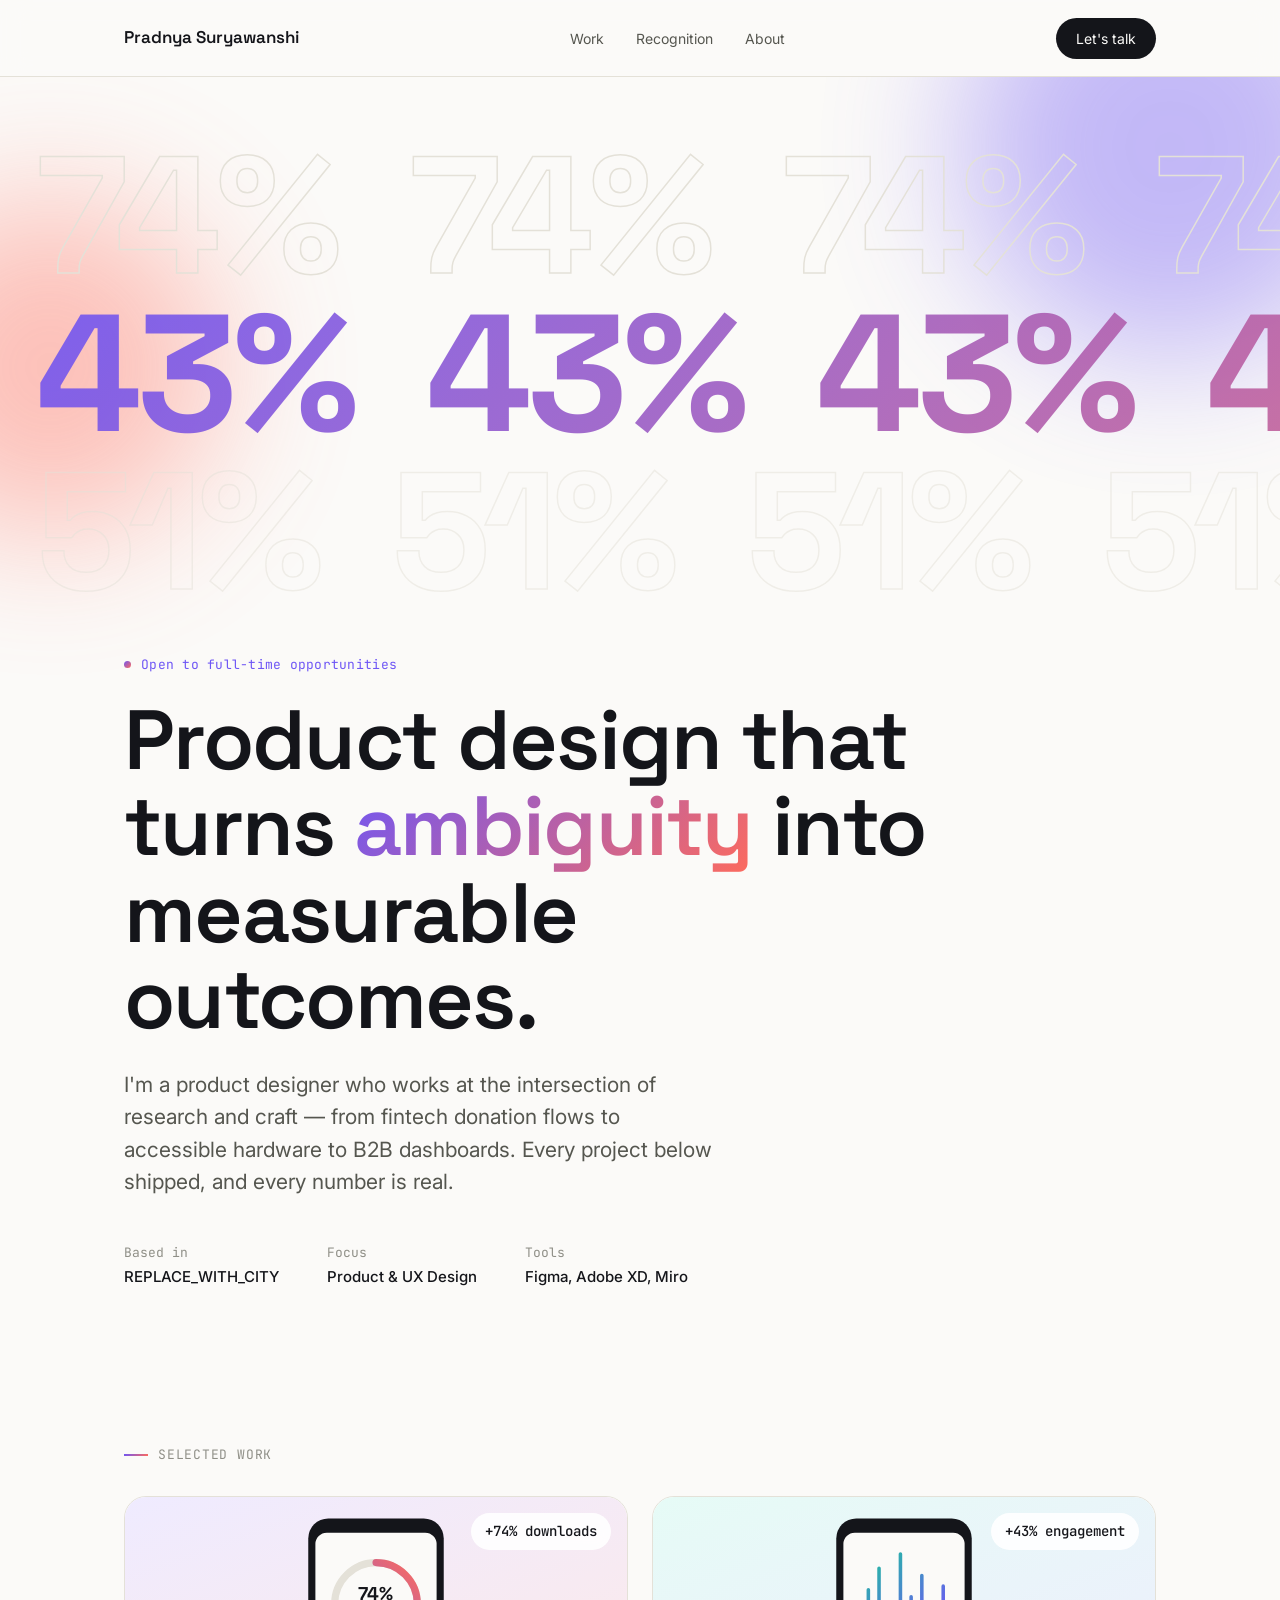
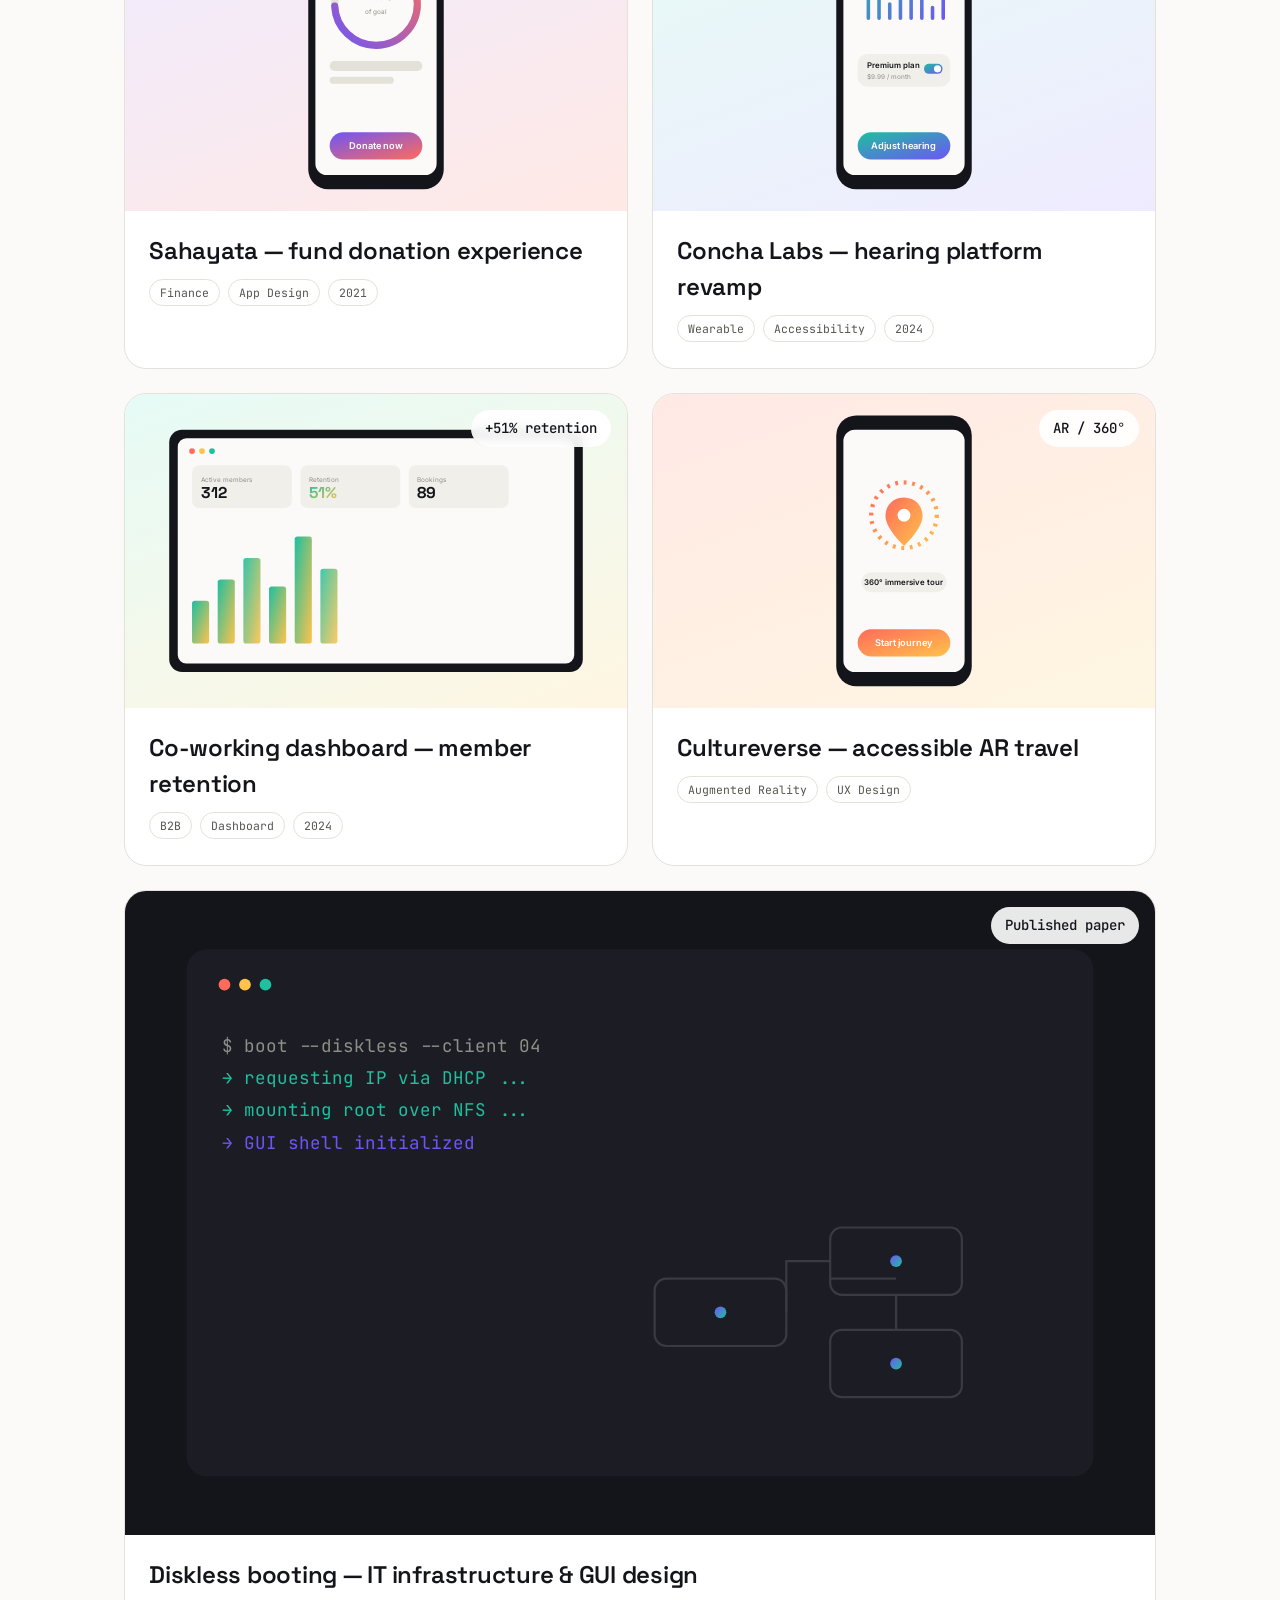
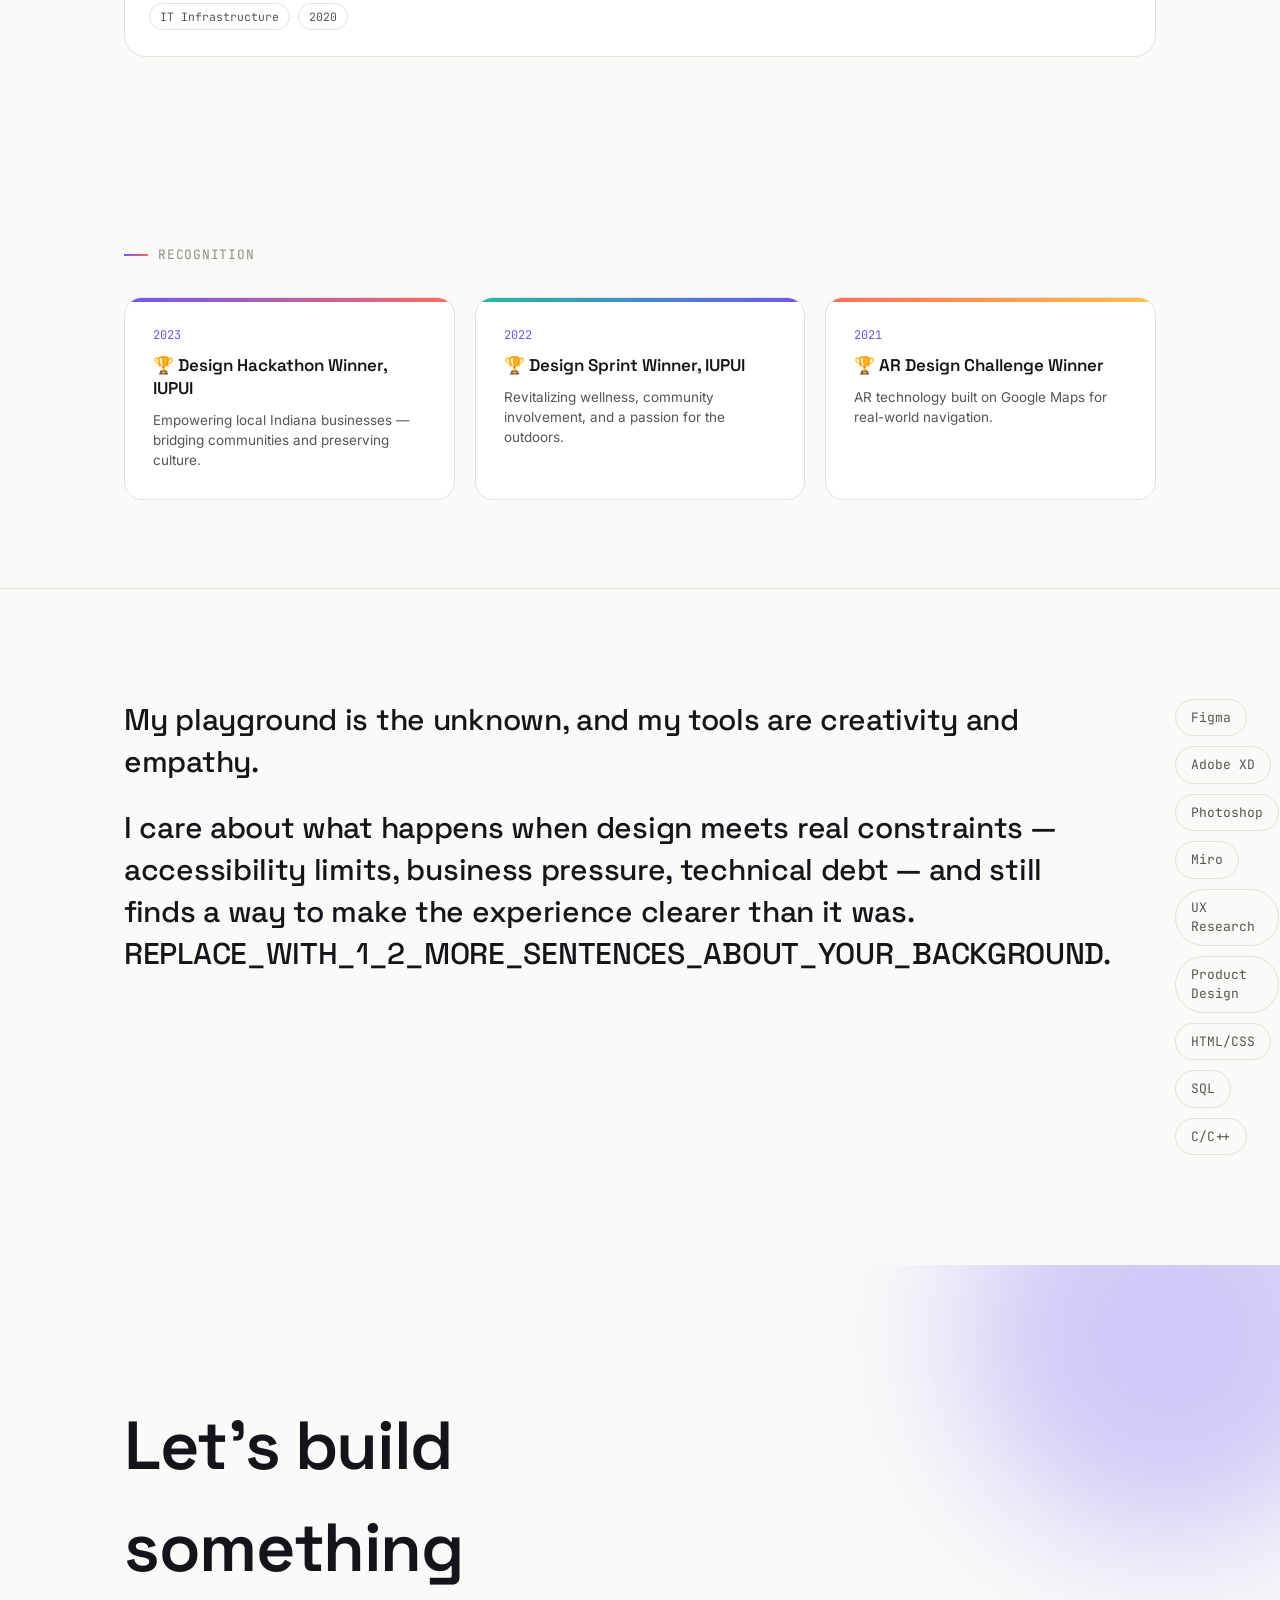
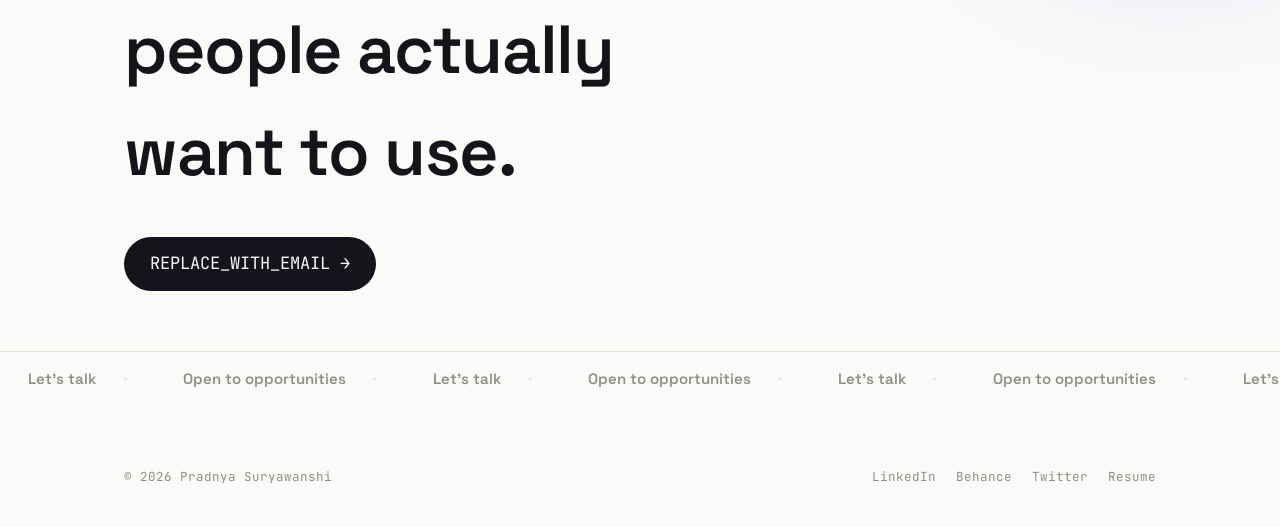
<file: index.html>
<!DOCTYPE html>
<html lang="en">
<head>
<meta charset="UTF-8">
<meta name="viewport" content="width=device-width, initial-scale=1.0">
<title>Pradnya Suryawanshi — Product Designer</title>
<meta name="description" content="Product designer turning ambiguous problems into measurable outcomes. Case studies in fintech, accessibility hardware, and B2B products.">
<link rel="preconnect" href="https://fonts.googleapis.com">
<link href="https://fonts.googleapis.com/css2?family=Space+Grotesk:wght@500;600;700&family=Inter:wght@400;500;600&family=JetBrains+Mono:wght@400;500&display=swap" rel="stylesheet">
<link rel="stylesheet" href="styles.css">
</head>
<body>

<nav class="nav">
  <div class="wrap">
    <a href="#" class="nav-name">Pradnya Suryawanshi</a>
    <ul class="nav-links">
      <li><a href="#work">Work</a></li>
      <li><a href="#recognition">Recognition</a></li>
      <li><a href="#about">About</a></li>
    </ul>
    <a class="nav-cta" href="mailto:REPLACE_WITH_EMAIL">Let's talk</a>
  </div>
</nav>

<header class="hero">
  <div class="blob blob-1"></div>
  <div class="blob blob-2"></div>

  <div class="kinetic">
    <div class="kinetic-row r1"><div class="kinetic-track"><span>74%</span><span>74%</span><span>74%</span><span>74%</span><span>74%</span><span>74%</span></div></div>
    <div class="kinetic-row r2"><div class="kinetic-track"><span>43%</span><span>43%</span><span>43%</span><span>43%</span><span>43%</span><span>43%</span></div></div>
    <div class="kinetic-row r3"><div class="kinetic-track"><span>51%</span><span>51%</span><span>51%</span><span>51%</span><span>51%</span><span>51%</span></div></div>
  </div>

  <div class="wrap" style="margin-top: clamp(24px,4vw,40px);">
    <div class="eyebrow">Open to full-time opportunities</div>
    <h1 class="reveal">Product design that turns <span class="grad">ambiguity</span> into measurable outcomes.</h1>
    <p class="hero-sub reveal">I'm a product designer who works at the intersection of research and craft — from fintech donation flows to accessible hardware to B2B dashboards. Every project below shipped, and every number is real.</p>
    <div class="hero-meta reveal">
      <div>Based in<strong>REPLACE_WITH_CITY</strong></div>
      <div>Focus<strong>Product &amp; UX Design</strong></div>
      <div>Tools<strong>Figma, Adobe XD, Miro</strong></div>
    </div>
  </div>
</header>

<section class="work" id="work">
  <div class="wrap">
    <div class="section-label reveal">Selected work</div>

    <div class="work-grid">
      <a class="card reveal" href="case-studies/sahayata.html">
        <div class="card-media" style="background:linear-gradient(160deg,#EFEBFF,#FFE9E5);">
          <svg viewBox="0 0 700 440" xmlns="http://www.w3.org/2000/svg">
            <rect x="255" y="30" width="190" height="380" rx="28" fill="#14151A"/>
            <rect x="265" y="50" width="170" height="340" rx="16" fill="#FBFAF8"/>
            <circle cx="350" cy="150" r="58" fill="none" stroke="#E4E1D8" stroke-width="10"/>
            <circle cx="350" cy="150" r="58" fill="none" stroke="url(#g1)" stroke-width="10" stroke-linecap="round" stroke-dasharray="270 364" transform="rotate(-90 350 150)"/>
            <text x="350" y="145" text-anchor="middle" font-family="Space Grotesk, sans-serif" font-weight="700" font-size="26" fill="#14151A">74%</text>
            <text x="350" y="164" text-anchor="middle" font-family="Inter, sans-serif" font-size="9" fill="#8F8F87">of goal</text>
            <rect x="285" y="230" width="130" height="14" rx="7" fill="#E4E1D8"/>
            <rect x="285" y="252" width="90" height="10" rx="5" fill="#E4E1D8"/>
            <rect x="285" y="330" width="130" height="38" rx="19" fill="url(#g1)"/>
            <text x="350" y="354" text-anchor="middle" font-family="Inter, sans-serif" font-weight="600" font-size="13" fill="white">Donate now</text>
            <defs><linearGradient id="g1" x1="0" y1="0" x2="1" y2="1"><stop offset="0" stop-color="#6E56F5"/><stop offset="1" stop-color="#FF6B5B"/></linearGradient></defs>
          </svg>
          <div class="card-metric">+74% downloads</div>
        </div>
        <div class="card-body">
          <div class="card-title">Sahayata — fund donation experience</div>
          <div class="card-tags"><span>Finance</span><span>App Design</span><span>2021</span></div>
        </div>
      </a>

      <a class="card reveal" href="case-studies/concha-labs.html">
        <div class="card-media" style="background:linear-gradient(160deg,#E6FBF6,#EFEBFF);">
          <svg viewBox="0 0 700 440" xmlns="http://www.w3.org/2000/svg">
            <rect x="255" y="30" width="190" height="380" rx="28" fill="#14151A"/>
            <rect x="265" y="50" width="170" height="340" rx="16" fill="#FBFAF8"/>
            <g stroke="url(#g2)" stroke-width="5" stroke-linecap="round" fill="none">
              <line x1="290" y1="150" x2="290" y2="150"/>
              <path d="M300 170 v-40 M315 170 v-70 M330 170 v-20 M345 170 v-90 M360 170 v-30 M375 170 v-60 M390 170 v-15 M405 170 v-45"/>
            </g>
            <rect x="285" y="220" width="130" height="46" rx="14" fill="#F1EFEA"/>
            <text x="298" y="240" font-family="Inter, sans-serif" font-weight="600" font-size="11" fill="#14151A">Premium plan</text>
            <text x="298" y="255" font-family="Inter, sans-serif" font-size="9" fill="#8F8F87">$9.99 / month</text>
            <rect x="378" y="234" width="26" height="14" rx="7" fill="url(#g2)"/>
            <circle cx="397" cy="241" r="5" fill="white"/>
            <rect x="285" y="330" width="130" height="38" rx="19" fill="url(#g2)"/>
            <text x="350" y="354" text-anchor="middle" font-family="Inter, sans-serif" font-weight="600" font-size="13" fill="white">Adjust hearing</text>
            <defs><linearGradient id="g2" x1="0" y1="0" x2="1" y2="1"><stop offset="0" stop-color="#1FBF9F"/><stop offset="1" stop-color="#6E56F5"/></linearGradient></defs>
          </svg>
          <div class="card-metric">+43% engagement</div>
        </div>
        <div class="card-body">
          <div class="card-title">Concha Labs — hearing platform revamp</div>
          <div class="card-tags"><span>Wearable</span><span>Accessibility</span><span>2024</span></div>
        </div>
      </a>

      <a class="card reveal" href="case-studies/coworking-dashboard.html">
        <div class="card-media" style="background:linear-gradient(160deg,#E6FBF6,#FFF6E2);">
          <svg viewBox="0 0 700 440" xmlns="http://www.w3.org/2000/svg">
            <rect x="60" y="50" width="580" height="340" rx="18" fill="#14151A"/>
            <rect x="72" y="62" width="556" height="316" rx="12" fill="#FBFAF8"/>
            <circle cx="92" cy="80" r="4" fill="#FF6B5B"/><circle cx="106" cy="80" r="4" fill="#FFC24B"/><circle cx="120" cy="80" r="4" fill="#1FBF9F"/>
            <rect x="92" y="100" width="140" height="60" rx="10" fill="#F1EFEA"/>
            <text x="104" y="124" font-family="Inter, sans-serif" font-size="9" fill="#8F8F87">Active members</text>
            <text x="104" y="146" font-family="Space Grotesk, sans-serif" font-weight="700" font-size="22" fill="#14151A">312</text>
            <rect x="244" y="100" width="140" height="60" rx="10" fill="#F1EFEA"/>
            <text x="256" y="124" font-family="Inter, sans-serif" font-size="9" fill="#8F8F87">Retention</text>
            <text x="256" y="146" font-family="Space Grotesk, sans-serif" font-weight="700" font-size="22" fill="url(#g3)">51%</text>
            <rect x="396" y="100" width="140" height="60" rx="10" fill="#F1EFEA"/>
            <text x="408" y="124" font-family="Inter, sans-serif" font-size="9" fill="#8F8F87">Bookings</text>
            <text x="408" y="146" font-family="Space Grotesk, sans-serif" font-weight="700" font-size="22" fill="#14151A">89</text>
            <g fill="url(#g3)">
              <rect x="92" y="290" width="24" height="60" rx="4"/>
              <rect x="128" y="260" width="24" height="90" rx="4"/>
              <rect x="164" y="230" width="24" height="120" rx="4" opacity="0.9"/>
              <rect x="200" y="270" width="24" height="80" rx="4"/>
              <rect x="236" y="200" width="24" height="150" rx="4"/>
              <rect x="272" y="245" width="24" height="105" rx="4" opacity="0.85"/>
            </g>
            <defs><linearGradient id="g3" x1="0" y1="0" x2="1" y2="1"><stop offset="0" stop-color="#1FBF9F"/><stop offset="1" stop-color="#FFC24B"/></linearGradient></defs>
          </svg>
          <div class="card-metric">+51% retention</div>
        </div>
        <div class="card-body">
          <div class="card-title">Co-working dashboard — member retention</div>
          <div class="card-tags"><span>B2B</span><span>Dashboard</span><span>2024</span></div>
        </div>
      </a>

      <a class="card reveal" href="case-studies/cultureverse.html">
        <div class="card-media" style="background:linear-gradient(160deg,#FFE9E5,#FFF6E2);">
          <svg viewBox="0 0 700 440" xmlns="http://www.w3.org/2000/svg">
            <rect x="255" y="30" width="190" height="380" rx="28" fill="#14151A"/>
            <rect x="265" y="50" width="170" height="340" rx="16" fill="#FBFAF8"/>
            <circle cx="350" cy="170" r="46" fill="none" stroke="url(#g4)" stroke-width="6" stroke-dasharray="4 8"/>
            <path d="M350 145 c16 0 26 12 26 26 c0 18 -26 42 -26 42 s-26 -24 -26 -42 c0 -14 10 -26 26 -26z" fill="url(#g4)"/>
            <circle cx="350" cy="170" r="9" fill="white"/>
            <rect x="290" y="250" width="120" height="28" rx="14" fill="#F1EFEA"/>
            <text x="350" y="268" text-anchor="middle" font-family="Inter, sans-serif" font-weight="600" font-size="11" fill="#14151A">360° immersive tour</text>
            <rect x="285" y="330" width="130" height="38" rx="19" fill="url(#g4)"/>
            <text x="350" y="354" text-anchor="middle" font-family="Inter, sans-serif" font-weight="600" font-size="13" fill="white">Start journey</text>
            <defs><linearGradient id="g4" x1="0" y1="0" x2="1" y2="1"><stop offset="0" stop-color="#FF6B5B"/><stop offset="1" stop-color="#FFC24B"/></linearGradient></defs>
          </svg>
          <div class="card-metric">AR / 360°</div>
        </div>
        <div class="card-body">
          <div class="card-title">Cultureverse — accessible AR travel</div>
          <div class="card-tags"><span>Augmented Reality</span><span>UX Design</span></div>
        </div>
      </a>

      <a class="card reveal" href="https://res.ijsrcseit.com/page.php?param=CSEIT2062118" target="_blank" rel="noopener">
        <div class="card-media" style="background:#14151A;">
          <svg viewBox="0 0 700 440" xmlns="http://www.w3.org/2000/svg">
            <rect x="40" y="40" width="620" height="360" rx="14" fill="#1C1D24"/>
            <circle cx="66" cy="64" r="4" fill="#FF6B5B"/><circle cx="80" cy="64" r="4" fill="#FFC24B"/><circle cx="94" cy="64" r="4" fill="#1FBF9F"/>
            <g font-family="JetBrains Mono, monospace" font-size="12" fill="#8F8F87">
              <text x="64" y="110">$ boot --diskless --client 04</text>
              <text x="64" y="132" fill="#1FBF9F">→ requesting IP via DHCP ...</text>
              <text x="64" y="154" fill="#1FBF9F">→ mounting root over NFS ...</text>
              <text x="64" y="176" fill="#6E56F5">→ GUI shell initialized</text>
            </g>
            <g stroke="#3A3B42" stroke-width="1.5" fill="none">
              <rect x="480" y="230" width="90" height="46" rx="8"/>
              <rect x="480" y="300" width="90" height="46" rx="8"/>
              <rect x="360" y="265" width="90" height="46" rx="8"/>
              <path d="M525 276 v24 M525 265 h-45 v0" />
              <path d="M525 276 v24" />
              <path d="M480 253 h-30 v35" />
            </g>
            <circle cx="405" cy="288" r="4" fill="url(#g5)"/>
            <circle cx="525" cy="253" r="4" fill="url(#g5)"/>
            <circle cx="525" cy="323" r="4" fill="url(#g5)"/>
            <defs><linearGradient id="g5" x1="0" y1="0" x2="1" y2="1"><stop offset="0" stop-color="#6E56F5"/><stop offset="1" stop-color="#1FBF9F"/></linearGradient></defs>
          </svg>
          <div class="card-metric">Published paper</div>
        </div>
        <div class="card-body">
          <div class="card-title">Diskless booting — IT infrastructure &amp; GUI design</div>
          <div class="card-tags"><span>IT Infrastructure</span><span>2020</span></div>
        </div>
      </a>
    </div>
  </div>
</section>

<section class="recognition" id="recognition">
  <div class="wrap">
    <div class="section-label reveal">Recognition</div>
    <div class="rec-grid reveal">
      <div class="rec-card">
        <div class="rec-year">2023</div>
        <div class="rec-title">🏆 Design Hackathon Winner, IUPUI</div>
        <div class="rec-desc">Empowering local Indiana businesses — bridging communities and preserving culture.</div>
      </div>
      <div class="rec-card">
        <div class="rec-year">2022</div>
        <div class="rec-title">🏆 Design Sprint Winner, IUPUI</div>
        <div class="rec-desc">Revitalizing wellness, community involvement, and a passion for the outdoors.</div>
      </div>
      <div class="rec-card">
        <div class="rec-year">2021</div>
        <div class="rec-title">🏆 AR Design Challenge Winner</div>
        <div class="rec-desc">AR technology built on Google Maps for real-world navigation.</div>
      </div>
    </div>
  </div>
</section>

<section class="about" id="about">
  <div class="wrap about-grid">
    <div class="about-text reveal">
      <p>My playground is the unknown, and my tools are creativity and empathy.</p>
      <p>I care about what happens when design meets real constraints — accessibility limits, business pressure, technical debt — and still finds a way to make the experience clearer than it was. REPLACE_WITH_1_2_MORE_SENTENCES_ABOUT_YOUR_BACKGROUND.</p>
    </div>
    <div class="skills-list reveal">
      <span class="skill-pill">Figma</span>
      <span class="skill-pill">Adobe XD</span>
      <span class="skill-pill">Photoshop</span>
      <span class="skill-pill">Miro</span>
      <span class="skill-pill">UX Research</span>
      <span class="skill-pill">Product Design</span>
      <span class="skill-pill">HTML/CSS</span>
      <span class="skill-pill">SQL</span>
      <span class="skill-pill">C/C++</span>
    </div>
  </div>
</section>

<section class="contact">
  <div class="blob blob-1" style="opacity:.3;"></div>
  <div class="wrap">
    <h2 class="reveal">Let's build something people actually want to use.</h2>
    <a class="contact-link reveal" href="mailto:REPLACE_WITH_EMAIL">REPLACE_WITH_EMAIL →</a>
  </div>

  <div class="footer-marquee">
    <div class="marquee-track">
      <span>Let's talk</span><span>Open to opportunities</span><span>Let's talk</span><span>Open to opportunities</span>
      <span>Let's talk</span><span>Open to opportunities</span><span>Let's talk</span><span>Open to opportunities</span>
    </div>
  </div>
</section>

<footer class="footer">
  <div class="wrap footer-links" style="width:100%; justify-content:space-between;">
    <span>© 2026 Pradnya Suryawanshi</span>
    <div class="footer-links">
      <a href="https://www.linkedin.com/in/pradnya-suryawanshi-189a35166/" target="_blank" rel="noopener">LinkedIn</a>
      <a href="https://www.behance.net/pradnyasuryawa" target="_blank" rel="noopener">Behance</a>
      <a href="https://twitter.com/Pradnya710" target="_blank" rel="noopener">Twitter</a>
      <a href="https://drive.google.com/file/d/10_rtWyAqEXMoYjAuqAxuc-7Q0uuuCOEP/view" target="_blank" rel="noopener">Resume</a>
    </div>
  </div>
</footer>

<script src="script.js"></script>
</body>
</html>
</file>
<file: styles.css>
/* ===== Design tokens ===== */
:root {
  --paper: #FBFAF8;
  --paper-dim: #F1EFEA;
  --ink: #14151A;
  --ink-soft: #55564F;
  --gray: #8F8F87;
  --line: #E4E1D8;

  --violet: #6E56F5;
  --coral: #FF6B5B;
  --teal: #1FBF9F;
  --yellow: #FFC24B;

  --grad-1: linear-gradient(135deg, var(--violet), var(--coral));
  --grad-2: linear-gradient(135deg, var(--teal), var(--violet));
  --grad-3: linear-gradient(135deg, var(--coral), var(--yellow));

  --display: 'Space Grotesk', sans-serif;
  --body: 'Inter', sans-serif;
  --mono: 'JetBrains Mono', monospace;

  --max: 1160px;
  --pad: clamp(24px, 5vw, 64px);
  --ease: cubic-bezier(.16,1,.3,1);
}

* { box-sizing: border-box; margin: 0; padding: 0; }
html { scroll-behavior: smooth; }

@media (prefers-reduced-motion: reduce) {
  html { scroll-behavior: auto; }
  *, *::before, *::after { animation-duration: .001ms !important; transition-duration: .001ms !important; }
}

body {
  background: var(--paper);
  color: var(--ink);
  font-family: var(--body);
  line-height: 1.5;
  -webkit-font-smoothing: antialiased;
  overflow-x: hidden;
}

a { color: inherit; text-decoration: none; }
img { max-width: 100%; display: block; }
.wrap { max-width: var(--max); margin: 0 auto; padding: 0 var(--pad); position: relative; }
::selection { background: var(--violet); color: white; }
:focus-visible { outline: 2px solid var(--violet); outline-offset: 3px; }

/* ===== Nav ===== */
.nav {
  position: sticky; top: 0; z-index: 50;
  background: rgba(251,250,248,0.75);
  backdrop-filter: blur(14px) saturate(1.4);
  border-bottom: 1px solid var(--line);
}
.nav .wrap { display: flex; align-items: center; justify-content: space-between; height: 76px; }
.nav-name { font-family: var(--display); font-weight: 600; font-size: 17px; }
.nav-links { display: flex; gap: 32px; list-style: none; font-size: 14px; color: var(--ink-soft); }
.nav-links a { position: relative; padding-bottom: 3px; }
.nav-links a::after {
  content: ''; position: absolute; left: 0; bottom: 0; width: 0; height: 2px;
  background: var(--grad-1); transition: width .3s var(--ease);
}
.nav-links a:hover::after { width: 100%; }
.nav-cta {
  background: var(--ink); color: var(--paper);
  padding: 10px 20px; border-radius: 100px; font-size: 14px;
  transition: transform .3s var(--ease), box-shadow .3s var(--ease);
}
.nav-cta:hover { transform: translateY(-2px); box-shadow: 0 10px 24px rgba(110,86,245,0.35); background: var(--grad-1); }

/* ===== Hero ===== */
.hero { position: relative; padding: clamp(28px,6vw,56px) 0 0; overflow: hidden; }

.blob {
  position: absolute; border-radius: 50%; filter: blur(70px); z-index: -1;
  opacity: 0.4; animation: drift 14s ease-in-out infinite alternate;
}
.blob-1 { width: 420px; height: 420px; background: var(--violet); top: -140px; right: -100px; }
.blob-2 { width: 340px; height: 340px; background: var(--coral); top: 120px; left: -120px; animation-delay: -4s; }
.blob-3 { width: 260px; height: 260px; background: var(--yellow); bottom: -60px; right: 20%; animation-delay: -8s; opacity: .3; }

@keyframes drift {
  0% { transform: translate(0,0) scale(1); }
  100% { transform: translate(30px,-24px) scale(1.08); }
}

/* Kinetic metric backdrop — your real numbers, not generic buzzwords */
.kinetic { position: relative; overflow: hidden; padding: 4px 0; }
.kinetic-row { white-space: nowrap; overflow: hidden; line-height: 0.95; }
.kinetic-track {
  display: inline-flex;
  font-family: var(--display);
  font-weight: 700;
  font-size: clamp(64px, 13vw, 168px);
  letter-spacing: -0.03em;
  color: transparent;
  -webkit-text-stroke: 1.5px var(--line);
}
.kinetic-track span { padding: 0 36px; }
.kinetic-row.r1 .kinetic-track { animation: scroll-left 26s linear infinite; }
.kinetic-row.r2 .kinetic-track {
  animation: scroll-right 30s linear infinite;
  -webkit-text-stroke: 0;
  background: var(--grad-1);
  -webkit-background-clip: text; background-clip: text;
  opacity: .9;
}
.kinetic-row.r3 .kinetic-track { animation: scroll-left 34s linear infinite; opacity: .5; }

@keyframes scroll-left { from { transform: translateX(0); } to { transform: translateX(-50%); } }
@keyframes scroll-right { from { transform: translateX(-50%); } to { transform: translateX(0); } }

/* Small tag marquee (used in footer) */
.marquee {
  border-top: 1px solid var(--line);
  border-bottom: 1px solid var(--line);
  overflow: hidden;
  white-space: nowrap;
  padding: 18px 0;
  background: var(--paper);
}
.marquee-track {
  display: inline-flex;
  gap: 0;
  animation: scroll-left 22s linear infinite;
}
.marquee-track span {
  font-family: var(--display);
  font-weight: 600;
  font-size: clamp(18px, 3vw, 26px);
  padding: 0 28px;
  display: inline-flex;
  align-items: center;
  gap: 28px;
}
.marquee-track span::after { content: '✦'; color: var(--violet); font-size: 14px; }

.eyebrow {
  font-family: var(--mono); font-size: 13px; color: var(--violet);
  letter-spacing: .02em; margin-bottom: 22px; display: flex; align-items: center; gap: 10px;
}
.eyebrow::before { content: ''; width: 7px; height: 7px; border-radius: 50%; background: var(--grad-1); display: inline-block; }

.hero h1 {
  font-family: var(--display); font-weight: 600;
  font-size: clamp(38px, 6.6vw, 84px);
  line-height: 1.03; letter-spacing: -0.02em; max-width: 16ch;
}
.hero h1 .grad {
  background: var(--grad-1);
  -webkit-background-clip: text; background-clip: text; color: transparent;
}
.hero-sub { margin-top: 26px; font-size: clamp(17px,2vw,21px); color: var(--ink-soft); max-width: 46ch; line-height: 1.55; }

.hero-meta { margin-top: 44px; display: flex; gap: 48px; flex-wrap: wrap; padding-bottom: 56px; }
.hero-meta div { font-family: var(--mono); font-size: 13px; color: var(--gray); }
.hero-meta strong { display: block; font-family: var(--body); font-size: 15px; color: var(--ink); font-weight: 500; margin-top: 4px; }

/* ===== Section labels ===== */
.section-label {
  font-family: var(--mono); font-size: 13px; color: var(--gray);
  text-transform: uppercase; letter-spacing: .06em; margin-bottom: 32px;
  display: flex; align-items: center; gap: 10px;
}
.section-label::before { content: ''; width: 24px; height: 2px; background: var(--grad-1); display: inline-block; }

/* ===== Work — card grid ===== */
.work { padding: clamp(56px, 9vw, 100px) 0; }

.work-grid {
  display: grid;
  grid-template-columns: repeat(2, 1fr);
  gap: 24px;
}
.work-grid .card:nth-child(5) { grid-column: 1 / -1; }

.card {
  position: relative;
  border-radius: 22px;
  background: white;
  border: 1px solid var(--line);
  overflow: hidden;
  transition: transform .45s var(--ease), box-shadow .45s var(--ease), border-color .45s var(--ease);
  display: block;
}
.card:hover {
  transform: translateY(-8px);
  box-shadow: 0 30px 60px -20px rgba(20,21,26,0.25);
  border-color: transparent;
}

.card-media { position: relative; aspect-ratio: 16/10; overflow: hidden; }
.card-media img, .card-media svg { width: 100%; height: 100%; object-fit: cover; display: block; transition: transform .6s var(--ease); }
.card:hover .card-media img, .card:hover .card-media svg { transform: scale(1.06); }
.card-media::after {
  content: ''; position: absolute; inset: 0;
  background: linear-gradient(180deg, rgba(20,21,26,0) 40%, rgba(20,21,26,0.55));
  opacity: 0; transition: opacity .4s var(--ease);
}
.card:hover .card-media::after { opacity: 1; }

.card-metric {
  position: absolute; top: 16px; right: 16px;
  font-family: var(--mono); font-weight: 500; font-size: 14px;
  padding: 8px 14px; border-radius: 100px;
  background: rgba(255,255,255,0.9); backdrop-filter: blur(6px);
  color: var(--ink);
  transform: translateY(0);
  transition: background .3s var(--ease), color .3s var(--ease);
}
.card:hover .card-metric { background: var(--grad-1); color: white; }

.card-body { padding: 22px 24px 26px; }
.card-title { font-family: var(--display); font-weight: 600; font-size: clamp(19px, 2.4vw, 24px); letter-spacing: -0.01em; }
.card-tags { margin-top: 10px; display: flex; gap: 8px; flex-wrap: wrap; }
.card-tags span {
  font-family: var(--mono); font-size: 11.5px; color: var(--ink-soft);
  border: 1px solid var(--line); border-radius: 100px; padding: 4px 10px;
}

@media (max-width: 780px) {
  .work-grid { grid-template-columns: 1fr; }
  .work-grid .card:nth-child(5) { grid-column: auto; }
}

/* ===== Recognition ===== */
.recognition { padding: clamp(40px, 8vw, 88px) 0; }
.rec-grid { display: grid; grid-template-columns: repeat(auto-fit, minmax(240px,1fr)); gap: 20px; }
.rec-card {
  position: relative;
  background: white; border: 1px solid var(--line); border-radius: 18px;
  padding: 28px; display: flex; flex-direction: column; gap: 10px;
  overflow: hidden;
  transition: transform .35s var(--ease), box-shadow .35s var(--ease);
}
.rec-card::before {
  content: ''; position: absolute; top: 0; left: 0; right: 0; height: 4px;
}
.rec-card:nth-child(1)::before { background: var(--grad-1); }
.rec-card:nth-child(2)::before { background: var(--grad-2); }
.rec-card:nth-child(3)::before { background: var(--grad-3); }
.rec-card:hover { transform: translateY(-6px); box-shadow: 0 24px 40px -18px rgba(20,21,26,0.2); }
.rec-year { font-family: var(--mono); font-size: 12px; color: var(--violet); }
.rec-title { font-family: var(--display); font-weight: 600; font-size: 17px; line-height: 1.35; }
.rec-desc { font-size: 13.5px; color: var(--ink-soft); line-height: 1.5; }

/* ===== About ===== */
.about { padding: clamp(56px, 10vw, 110px) 0; border-top: 1px solid var(--line); }
.about-grid { display: grid; grid-template-columns: 1.3fr 1fr; gap: 64px; }
.about-text p { font-family: var(--display); font-weight: 500; font-size: clamp(21px, 2.6vw, 30px); line-height: 1.4; letter-spacing: -0.01em; color: var(--ink); }
.about-text p + p { margin-top: 24px; }
.skills-list { display: flex; flex-wrap: wrap; gap: 10px; align-content: flex-start; }
.skill-pill {
  font-family: var(--mono); font-size: 13px; padding: 8px 15px;
  border: 1px solid var(--line); border-radius: 100px; color: var(--ink-soft);
  transition: background .3s var(--ease), color .3s var(--ease), border-color .3s var(--ease), transform .3s var(--ease);
}
.skill-pill:hover { background: var(--grad-1); color: white; border-color: transparent; transform: translateY(-2px); }
@media (max-width: 780px) { .about-grid { grid-template-columns: 1fr; gap: 36px; } }

/* ===== Contact ===== */
.contact { position: relative; padding: clamp(64px, 12vw, 130px) 0 40px; overflow: hidden; }
.contact h2 {
  font-family: var(--display); font-weight: 600;
  font-size: clamp(34px, 6.4vw, 68px); letter-spacing: -0.02em; max-width: 13ch;
}
.contact-link {
  display: inline-flex; align-items: center; gap: 14px; margin-top: 34px;
  font-family: var(--mono); font-size: 17px;
  padding: 14px 26px; border-radius: 100px; background: var(--ink); color: var(--paper);
  transition: transform .3s var(--ease), box-shadow .3s var(--ease), background .3s var(--ease);
}
.contact-link:hover { transform: translateY(-3px); box-shadow: 0 16px 32px rgba(110,86,245,0.35); background: var(--grad-1); }

.footer-marquee {
  margin-top: 60px; border-top: 1px solid var(--line); overflow: hidden; white-space: nowrap; padding: 14px 0;
}
.footer-marquee .marquee-track span { font-size: 15px; color: var(--gray); }
.footer-marquee .marquee-track span::after { content: '·'; color: var(--line); }

.footer {
  padding: 24px 0 40px;
  display: flex; justify-content: space-between; align-items: center;
  font-family: var(--mono); font-size: 12.5px; color: var(--gray);
  flex-wrap: wrap; gap: 12px;
}
.footer-links { display: flex; gap: 20px; }
.footer-links a:hover { color: var(--violet); }

/* ===== reveal on scroll ===== */
.reveal { opacity: 0; transform: translateY(20px); transition: opacity .7s var(--ease), transform .7s var(--ease); }
.reveal.visible { opacity: 1; transform: translateY(0); }
</file>
